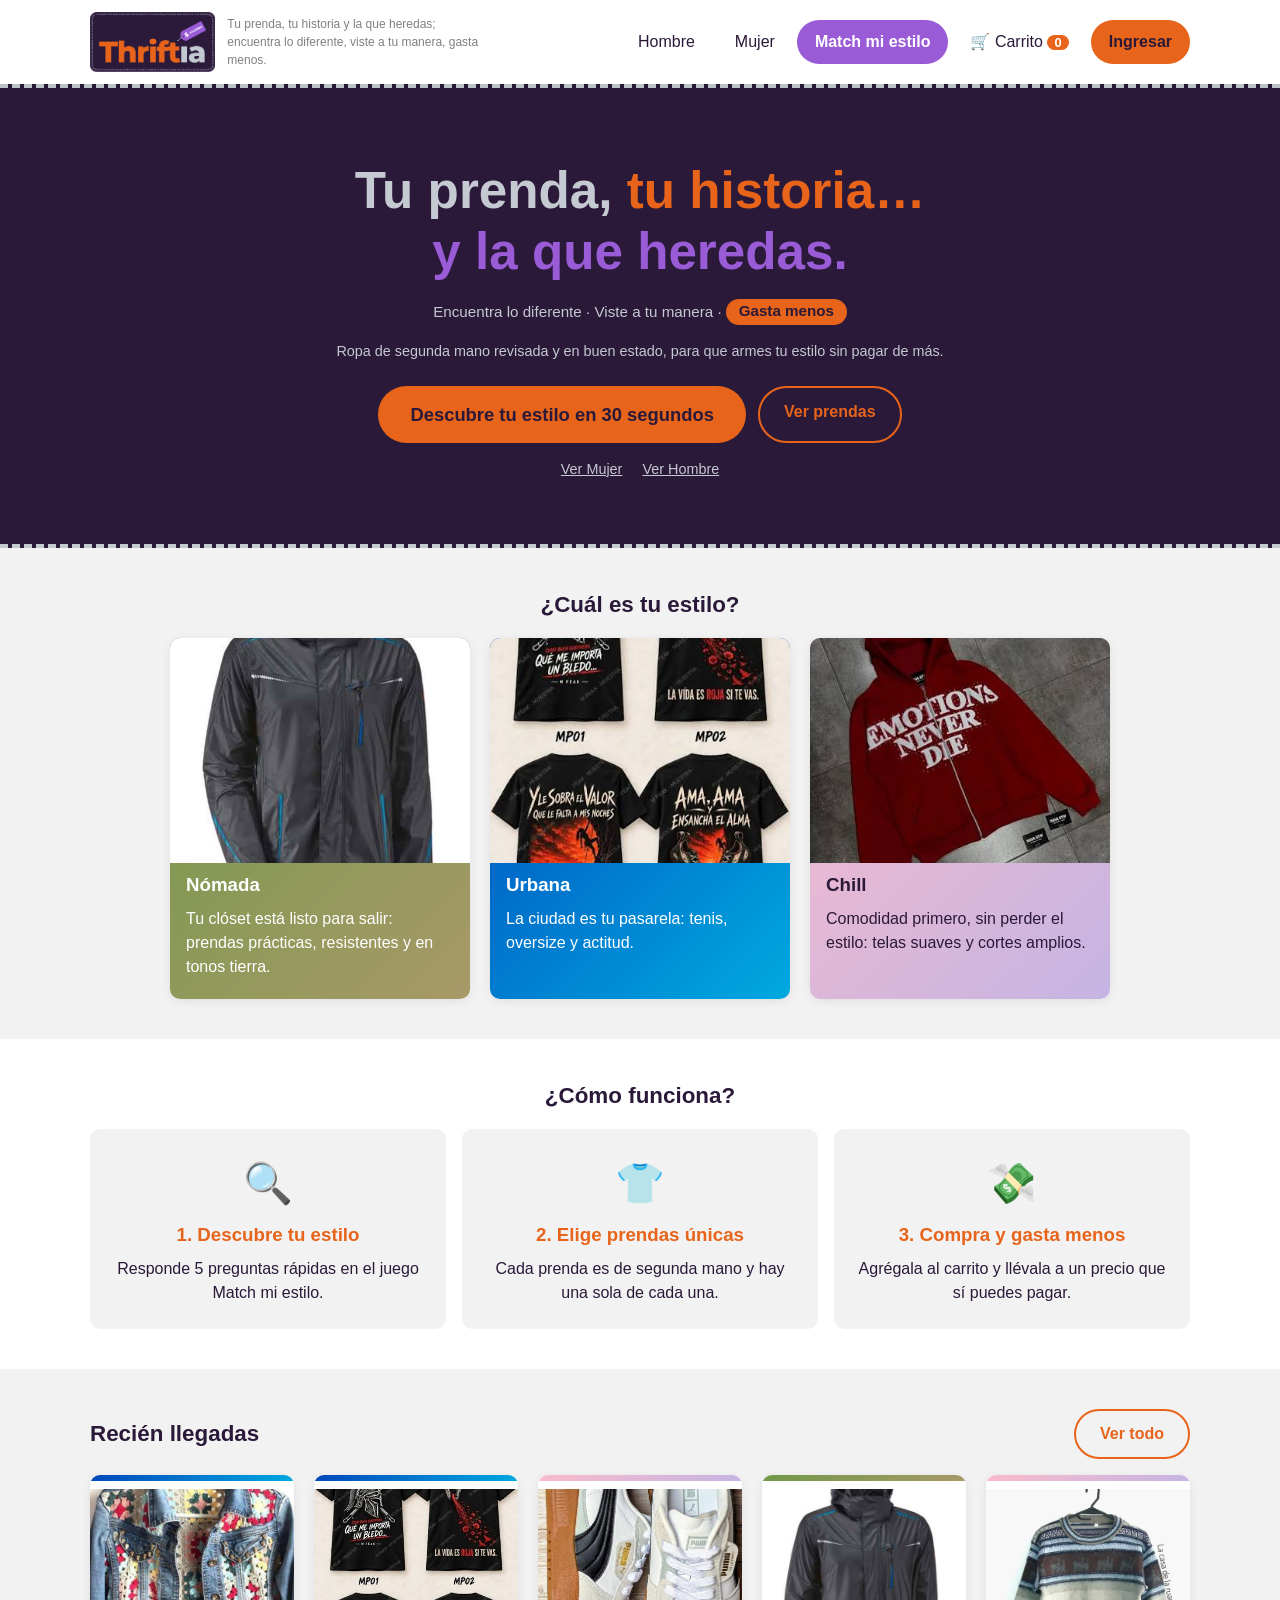
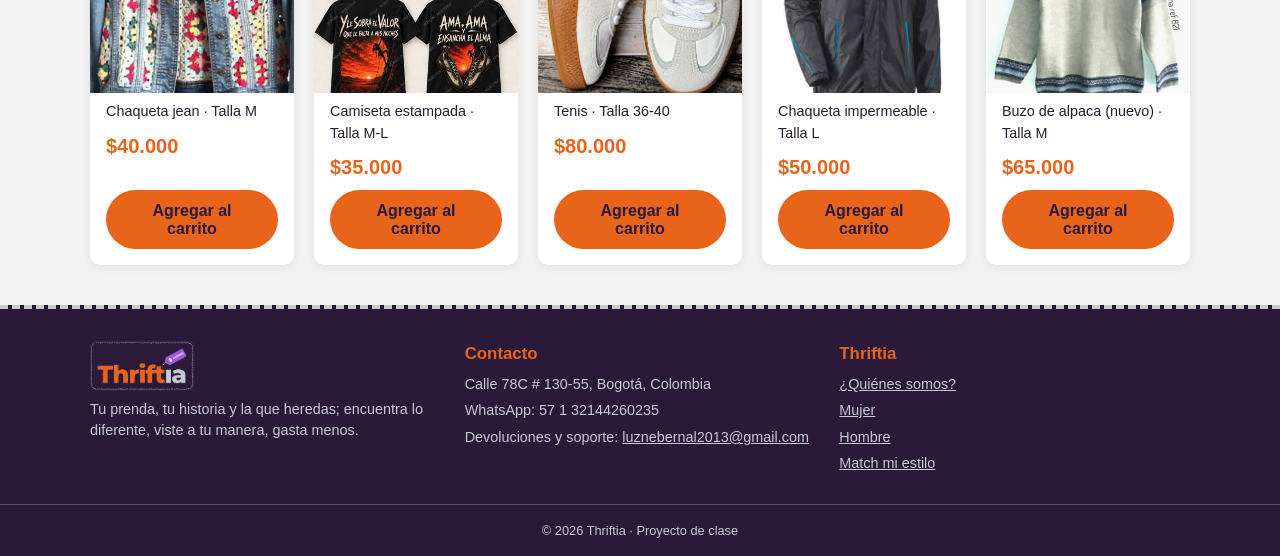
<file: index.html>
<!DOCTYPE html>
<html lang="es">
<head>
    <meta charset="UTF-8">

    <meta name="viewport" content="width=device-width, initial-scale=1.0">
    <title>Thriftia | Ropa de segunda mano</title>

    <link rel="icon" href="img/favicon.png">

    <link rel="stylesheet" href="css/estilos.css">

    <script src="js/productos.js" defer></script>
    <script src="js/principal.js" defer></script>
    <script src="js/portada.js" defer></script>
</head>
<body>

    <header class="header">
        <div class="contenedor header_contenido">

            <div class="marca">
                <a href="index.html"><img class="logo" src="img/logo.png" alt="Thriftia, ir a la portada"></a>
                <p class="slogan-header">Tu prenda, tu historia y la que heredas; encuentra lo diferente, viste a tu manera, gasta menos.</p>
            </div>

            <nav>
                <ul class="nav_lista">
                    <li><a href="catalogo.html?genero=hombre" id="enlace-hombre">Hombre</a></li>
                    <li><a href="catalogo.html?genero=mujer" id="enlace-mujer">Mujer</a></li>
                    <li><a href="tu-estilo.html" id="enlace-estilo" class="btn-estilo">Match mi estilo</a></li>
                    <li><a href="carrito.html" id="enlace-carrito">🛒 Carrito <span id="contador-carrito" class="contador">0</span></a></li>
                    <li><a href="tu-estilo.html" id="enlace-sesion" class="btn-sesion">Ingresar</a></li>
                </ul>
            </nav>
        </div>
    </header>

    <main>

        <section class="banner">
            <div class="contenedor">

                <p id="tituloSaludo" class="saludo"></p>

                <h1 class="slogan-grande">
                    Tu prenda, <span class="texto-naranja">tu historia…</span><br>
                    <span class="texto-violeta">y la que heredas.</span>
                </h1>

                <p class="subtitulo-banner">
                    Encuentra lo diferente · Viste a tu manera · <span class="pildora">Gasta menos</span>
                </p>

                <div id="banner-nuevo">
                    <p class="frase-banner">Ropa de segunda mano revisada y en buen estado, para que armes tu estilo sin pagar de más.</p>
                    <div class="botones-banner">
                        <a href="tu-estilo.html" class="btn-primario btn-grande">Descubre tu estilo en 30 segundos</a>
                        <a href="catalogo.html" class="btn-secundario">Ver prendas</a>
                    </div>
                    <p class="enlaces-banner">
                        <a href="catalogo.html?genero=mujer">Ver Mujer</a>
                        <a href="catalogo.html?genero=hombre">Ver Hombre</a>
                    </p>
                </div>

                <div id="banner-estilo" class="oculto">
                    <p class="frase-banner">Tu estilo es <strong id="nombre-estilo-banner" class="estilo-banner"></strong></p>
                    <div class="botones-banner">
                        <a href="catalogo.html" id="boton-mi-estilo" class="btn-primario btn-grande">Ver prendas de mi estilo</a>
                    </div>
                    <p class="enlaces-banner">
                        <a href="tu-estilo.html">Repetir el quiz</a>
                    </p>
                </div>
            </div>
        </section>

        <section class="seccion">
            <div class="contenedor">
                <h2 class="centrado">¿Cuál es tu estilo?</h2>
                <div class="grilla-estilos">

                    <a href="catalogo.html?estilo=nomada" class="tarjeta tarjeta-estilo nomada">
                        <img src="img/productos/04-chaqueta-impermeable.jpg" alt="Chaqueta impermeable, ejemplo del estilo Nómada">
                        <h3>Nómada</h3>
                        <p>Tu clóset está listo para salir: prendas prácticas, resistentes y en tonos tierra.</p>
                    </a>

                    <a href="catalogo.html?estilo=urbana" class="tarjeta tarjeta-estilo urbana">
                        <img src="img/productos/11-camiseta-estampada.jpg" alt="Camiseta estampada, ejemplo del estilo Urbana">
                        <h3>Urbana</h3>
                        <p>La ciudad es tu pasarela: tenis, oversize y actitud.</p>
                    </a>

                    <a href="catalogo.html?estilo=chill" class="tarjeta tarjeta-estilo chill">
                        <img src="img/productos/17-sudadera-oversize.jpg" alt="Sudadera oversize, ejemplo del estilo Chill">
                        <h3>Chill</h3>
                        <p>Comodidad primero, sin perder el estilo: telas suaves y cortes amplios.</p>
                    </a>

                </div>
            </div>
        </section>

        <section class="seccion seccion-blanca">
            <div class="contenedor">
                <h2 class="centrado">¿Cómo funciona?</h2>
                <div class="pasos">
                    <div class="paso">
                        <p class="paso-icono">🔍</p>
                        <h3>1. Descubre tu estilo</h3>
                        <p>Responde 5 preguntas rápidas en el juego Match mi estilo.</p>
                    </div>
                    <div class="paso">
                        <p class="paso-icono">👕</p>
                        <h3>2. Elige prendas únicas</h3>
                        <p>Cada prenda es de segunda mano y hay una sola de cada una.</p>
                    </div>
                    <div class="paso">
                        <p class="paso-icono">💸</p>
                        <h3>3. Compra y gasta menos</h3>
                        <p>Agrégala al carrito y llévala a un precio que sí puedes pagar.</p>
                    </div>
                </div>
            </div>
        </section>

        <section class="seccion">
            <div class="contenedor">
                <div class="titulo-con-boton">
                    <h2>Recién llegadas</h2>
                    <a href="catalogo.html" class="btn-secundario">Ver todo</a>
                </div>
                <div id="area-destacadas" class="area-productos"></div>
            </div>
        </section>

    </main>

    <footer class="footer">
        <div class="contenedor footer_grid">

            <div class="footer_bloque">
                <img class="logo-pequeno" src="img/logo.png" alt="Logo de Thriftia">
                <p>Tu prenda, tu historia y la que heredas; encuentra lo diferente, viste a tu manera, gasta menos.</p>
            </div>

            <div class="footer_bloque">
                <h3>Contacto</h3>
                <p>Calle 78C # 130-55, Bogotá, Colombia</p>
                <p>WhatsApp: 57 1 32144260235</p>
                <p>Devoluciones y soporte: <a href="mailto:luznebernal2013@gmail.com">luznebernal2013@gmail.com</a></p>
            </div>

            <div class="footer_bloque footer_enlaces">
                <h3>Thriftia</h3>
                <a href="quienes-somos.html">¿Quiénes somos?</a>
                <a href="catalogo.html?genero=mujer">Mujer</a>
                <a href="catalogo.html?genero=hombre">Hombre</a>
                <a href="tu-estilo.html">Match mi estilo</a>
            </div>
        </div>

        <p class="footer_copy">© 2026 Thriftia · Proyecto de clase</p>
    </footer>

</body>
</html>
</file>
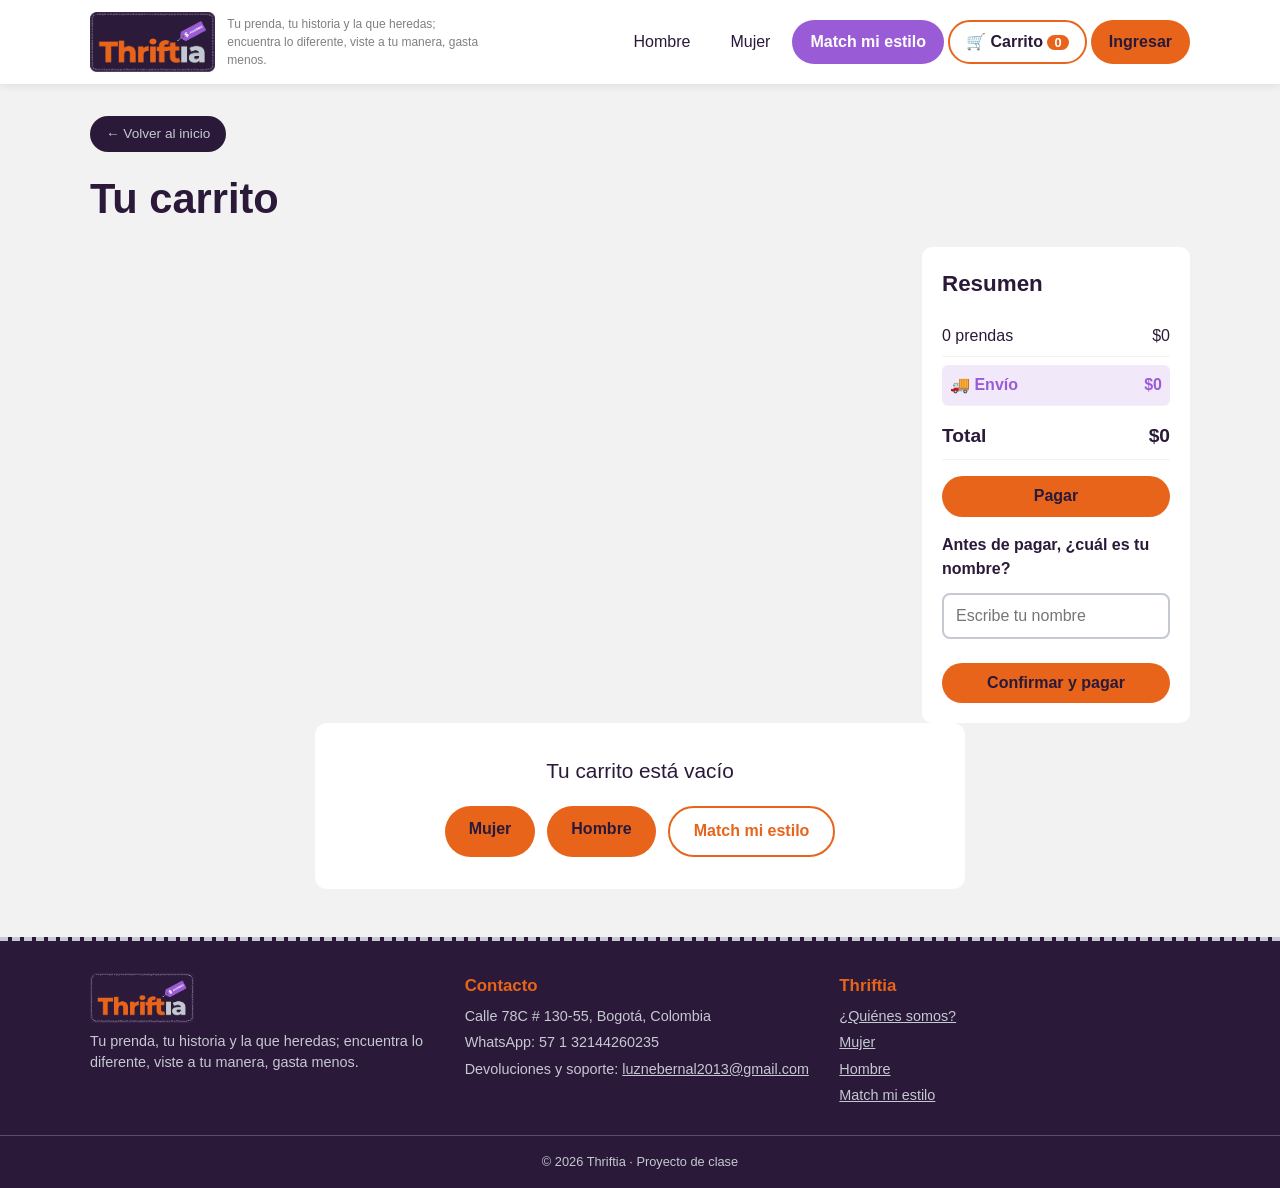
<file: carrito.html>
<!DOCTYPE html>
<html lang="es">
<head>
    <meta charset="UTF-8">

    <meta name="viewport" content="width=device-width, initial-scale=1.0">
    <title>Carrito de compras | Thriftia</title>

    <link rel="icon" href="img/favicon.png">

    <link rel="stylesheet" href="css/estilos.css">

    <script src="js/productos.js" defer></script>
    <script src="js/principal.js" defer></script>
    <script src="js/carrito.js" defer></script>
</head>
<body>

    <header class="header">
        <div class="contenedor header_contenido">

            <div class="marca">
                <a href="index.html"><img class="logo" src="img/logo.png" alt="Thriftia, ir a la portada"></a>
                <p class="slogan-header">Tu prenda, tu historia y la que heredas; encuentra lo diferente, viste a tu manera, gasta menos.</p>
            </div>

            <nav>
                <ul class="nav_lista">
                    <li><a href="catalogo.html?genero=hombre" id="enlace-hombre">Hombre</a></li>
                    <li><a href="catalogo.html?genero=mujer" id="enlace-mujer">Mujer</a></li>
                    <li><a href="tu-estilo.html" id="enlace-estilo" class="btn-estilo">Match mi estilo</a></li>
                    <li><a href="carrito.html" id="enlace-carrito" class="activo">🛒 Carrito <span id="contador-carrito" class="contador">0</span></a></li>
                    <li><a href="tu-estilo.html" id="enlace-sesion" class="btn-sesion">Ingresar</a></li>
                </ul>
            </nav>
        </div>
    </header>

    <main class="pagina contenedor">

        <a href="index.html" class="btn-regreso">← Volver al inicio</a>
        <h1>Tu carrito</h1>

        <div id="carrito-lleno" class="carrito-contenido oculto">

            <ul id="lista-carrito" class="lista-carrito"></ul>

            <aside class="resumen">
                <h2>Resumen</h2>
                <p class="fila-resumen"><span id="resumen-cantidad">0 prendas</span> <span id="resumen-subtotal">$0</span></p>
                <p class="fila-resumen envio"><span>🚚 Envío</span> <span id="resumen-envio">$0</span></p>
                <p class="fila-resumen total"><span>Total</span> <span id="resumen-total">$0</span></p>

                <button id="btn-pagar" class="btn-ancho">Pagar</button>

                <div id="caja-nombre-pago" class="formulario oculto">

                    <label for="campo-nombre-pago">Antes de pagar, ¿cuál es tu nombre?</label>
                    <input type="text" id="campo-nombre-pago" placeholder="Escribe tu nombre">
                    <p id="error-nombre-pago" class="error"></p>
                    <button id="btn-confirmar-pago">Confirmar y pagar</button>
                </div>
            </aside>
        </div>

        <div id="carrito-vacio" class="mensaje-centro oculto">
            <p class="mensaje-grande">Tu carrito está vacío</p>
            <div class="botones-banner">
                <a href="catalogo.html?genero=mujer" class="btn-primario">Mujer</a>
                <a href="catalogo.html?genero=hombre" class="btn-primario">Hombre</a>
                <a href="tu-estilo.html" class="btn-secundario">Match mi estilo</a>
            </div>
        </div>

        <div id="confirmacion" class="mensaje-centro confirmacion oculto">
            <h2 id="texto-gracias"></h2>
            <p>Resumen de tu compra:</p>

            <ul id="lista-comprada" class="lista-comprada"></ul>
            <p class="envio">🚚 Envío: <span id="confirmacion-envio"></span></p>
            <p class="total">Total pagado: <span id="confirmacion-total"></span></p>
            <a href="index.html" class="btn-primario">Seguir comprando</a>
        </div>
    </main>

    <footer class="footer">
        <div class="contenedor footer_grid">

            <div class="footer_bloque">
                <img class="logo-pequeno" src="img/logo.png" alt="Logo de Thriftia">
                <p>Tu prenda, tu historia y la que heredas; encuentra lo diferente, viste a tu manera, gasta menos.</p>
            </div>

            <div class="footer_bloque">
                <h3>Contacto</h3>
                <p>Calle 78C # 130-55, Bogotá, Colombia</p>
                <p>WhatsApp: 57 1 32144260235</p>
                <p>Devoluciones y soporte: <a href="mailto:luznebernal2013@gmail.com">luznebernal2013@gmail.com</a></p>
            </div>

            <div class="footer_bloque footer_enlaces">
                <h3>Thriftia</h3>
                <a href="quienes-somos.html">¿Quiénes somos?</a>
                <a href="catalogo.html?genero=mujer">Mujer</a>
                <a href="catalogo.html?genero=hombre">Hombre</a>
                <a href="tu-estilo.html">Match mi estilo</a>
            </div>
        </div>

        <p class="footer_copy">© 2026 Thriftia · Proyecto de clase</p>
    </footer>

</body>
</html>
</file>
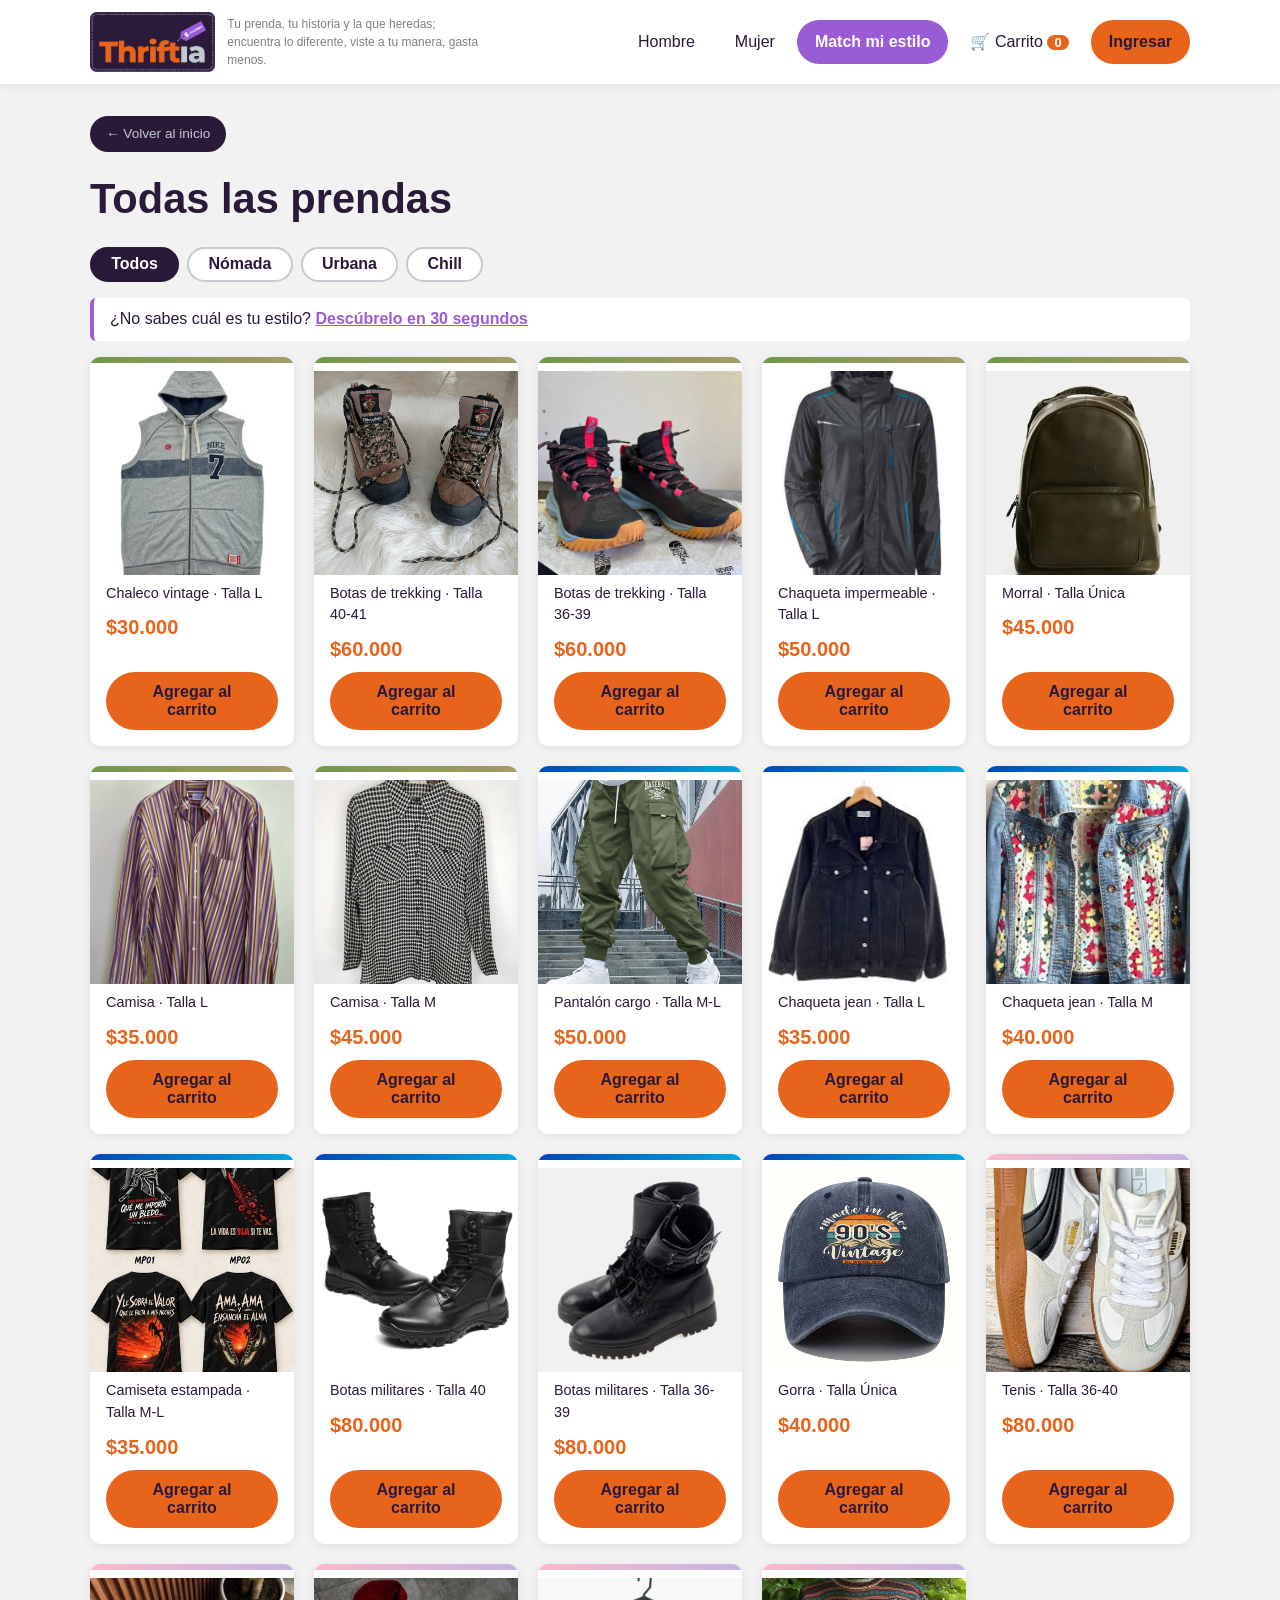
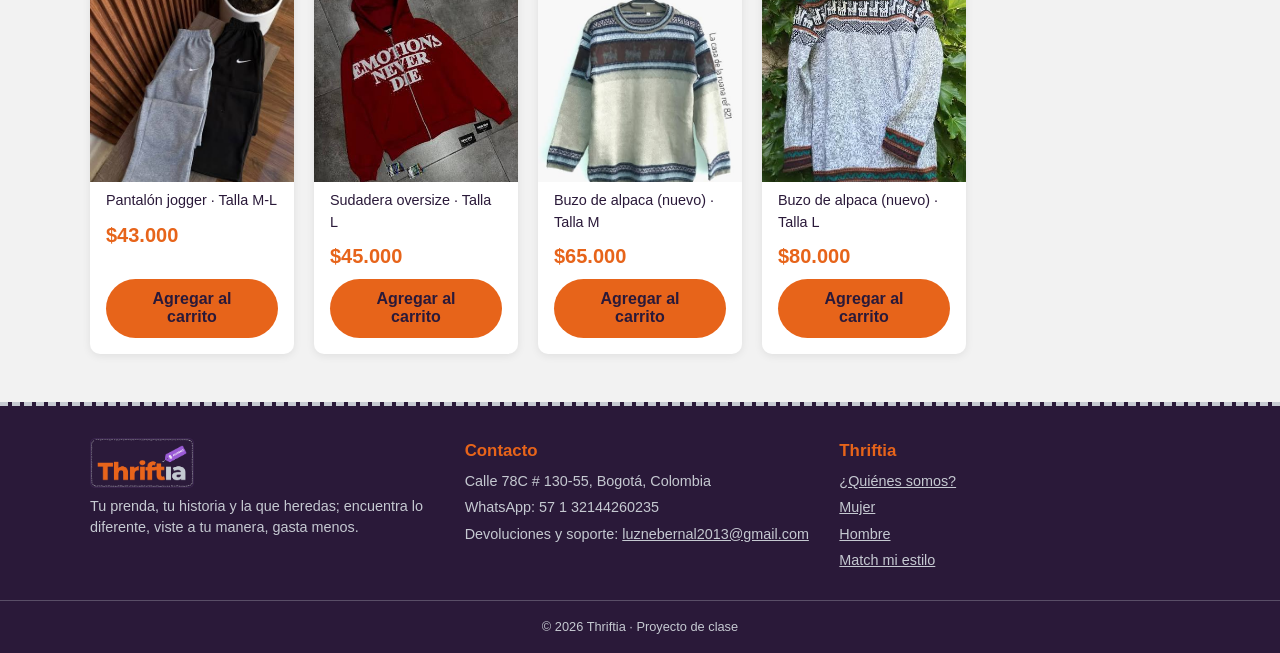
<file: catalogo.html>
<!DOCTYPE html>
<html lang="es">
<head>
    <meta charset="UTF-8">

    <meta name="viewport" content="width=device-width, initial-scale=1.0">
    <title>Catálogo | Thriftia</title>

    <link rel="icon" href="img/favicon.png">

    <link rel="stylesheet" href="css/estilos.css">

    <script src="js/productos.js" defer></script>
    <script src="js/principal.js" defer></script>
    <script src="js/catalogo.js" defer></script>
</head>
<body>

    <header class="header">
        <div class="contenedor header_contenido">

            <div class="marca">
                <a href="index.html"><img class="logo" src="img/logo.png" alt="Thriftia, ir a la portada"></a>
                <p class="slogan-header">Tu prenda, tu historia y la que heredas; encuentra lo diferente, viste a tu manera, gasta menos.</p>
            </div>

            <nav>
                <ul class="nav_lista">
                    <li><a href="catalogo.html?genero=hombre" id="enlace-hombre">Hombre</a></li>
                    <li><a href="catalogo.html?genero=mujer" id="enlace-mujer">Mujer</a></li>
                    <li><a href="tu-estilo.html" id="enlace-estilo" class="btn-estilo">Match mi estilo</a></li>
                    <li><a href="carrito.html" id="enlace-carrito">🛒 Carrito <span id="contador-carrito" class="contador">0</span></a></li>
                    <li><a href="tu-estilo.html" id="enlace-sesion" class="btn-sesion">Ingresar</a></li>
                </ul>
            </nav>
        </div>
    </header>

    <main class="pagina contenedor">

        <a href="index.html" class="btn-regreso">← Volver al inicio</a>

        <h1 id="titulo-catalogo">Catálogo</h1>

        <div class="filtros">
            <button id="chip-todos" class="chip todos">Todos</button>
            <button id="chip-nomada" class="chip nomada">Nómada</button>
            <button id="chip-urbana" class="chip urbana">Urbana</button>
            <button id="chip-chill" class="chip chill">Chill</button>
        </div>

        <p id="aviso-estilo" class="aviso oculto">
            Mostrando tu estilo: <strong id="aviso-nombre-estilo"></strong> ·
            <button id="aviso-ver-todo" class="boton-texto">Ver todo</button>
        </p>

        <p id="invitacion" class="aviso oculto">
            ¿No sabes cuál es tu estilo? <a href="tu-estilo.html">Descúbrelo en 30 segundos</a>
        </p>

        <div id="area-productos" class="area-productos"></div>

        <div id="sin-resultados" class="sin-resultados oculto">
            <p>Aún no hay prendas de este estilo</p>
            <button id="sin-resultados-ver-todo">Ver todo</button>
        </div>
    </main>

    <footer class="footer">
        <div class="contenedor footer_grid">

            <div class="footer_bloque">
                <img class="logo-pequeno" src="img/logo.png" alt="Logo de Thriftia">
                <p>Tu prenda, tu historia y la que heredas; encuentra lo diferente, viste a tu manera, gasta menos.</p>
            </div>

            <div class="footer_bloque">
                <h3>Contacto</h3>
                <p>Calle 78C # 130-55, Bogotá, Colombia</p>
                <p>WhatsApp: 57 1 32144260235</p>
                <p>Devoluciones y soporte: <a href="mailto:luznebernal2013@gmail.com">luznebernal2013@gmail.com</a></p>
            </div>

            <div class="footer_bloque footer_enlaces">
                <h3>Thriftia</h3>
                <a href="quienes-somos.html">¿Quiénes somos?</a>
                <a href="catalogo.html?genero=mujer">Mujer</a>
                <a href="catalogo.html?genero=hombre">Hombre</a>
                <a href="tu-estilo.html">Match mi estilo</a>
            </div>
        </div>

        <p class="footer_copy">© 2026 Thriftia · Proyecto de clase</p>
    </footer>

</body>
</html>
</file>
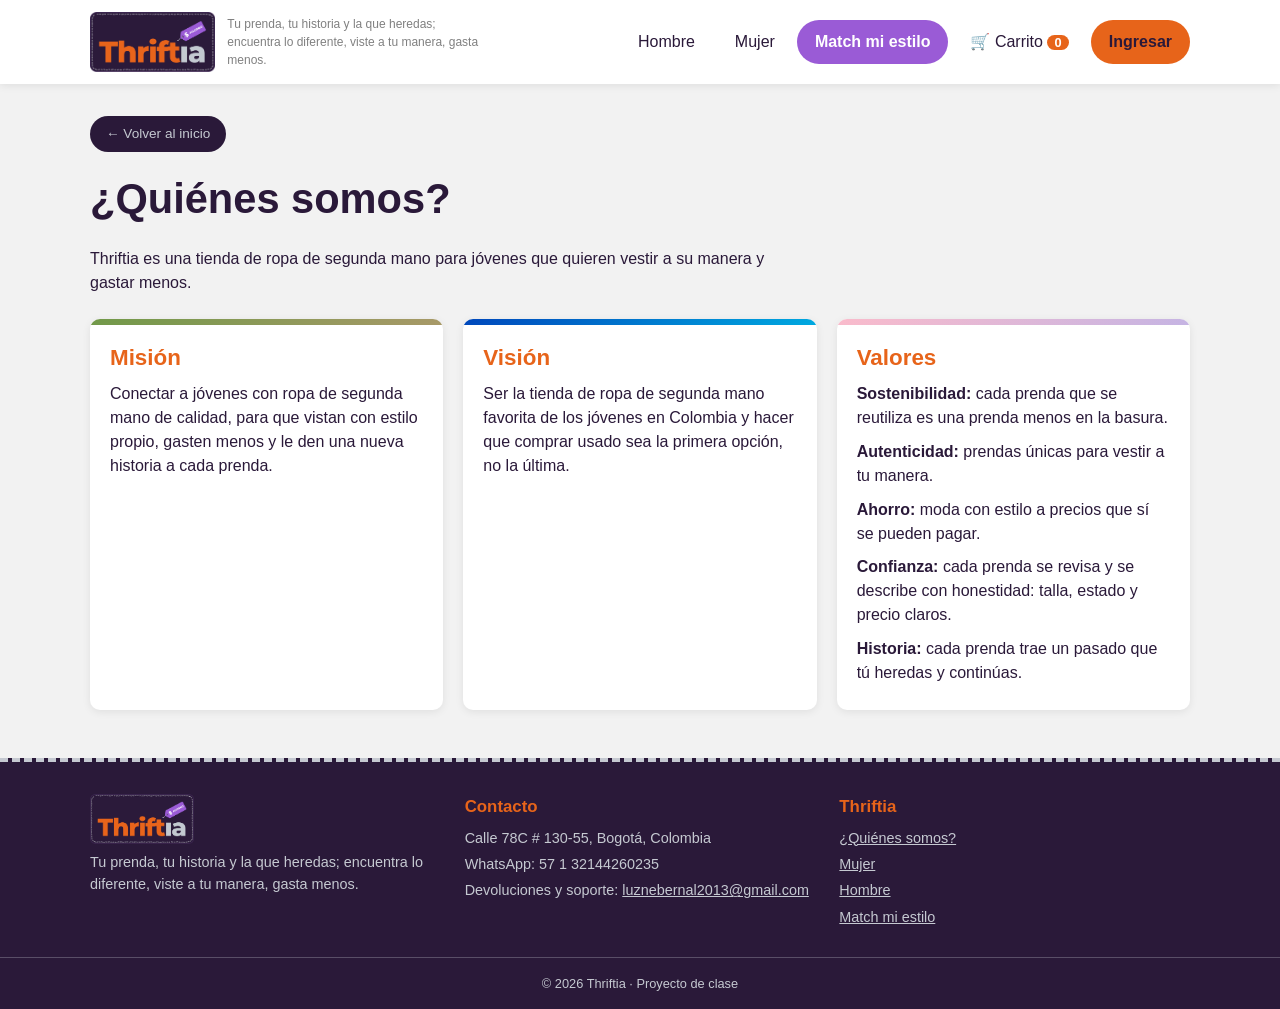
<file: quienes-somos.html>
<!DOCTYPE html>
<html lang="es">
<head>
    <meta charset="UTF-8">

    <meta name="viewport" content="width=device-width, initial-scale=1.0">
    <title>¿Quiénes somos? | Thriftia</title>

    <link rel="icon" href="img/favicon.png">

    <link rel="stylesheet" href="css/estilos.css">

    <script src="js/productos.js" defer></script>
    <script src="js/principal.js" defer></script>
</head>
<body>

    <header class="header">
        <div class="contenedor header_contenido">

            <div class="marca">
                <a href="index.html"><img class="logo" src="img/logo.png" alt="Thriftia, ir a la portada"></a>
                <p class="slogan-header">Tu prenda, tu historia y la que heredas; encuentra lo diferente, viste a tu manera, gasta menos.</p>
            </div>

            <nav>
                <ul class="nav_lista">
                    <li><a href="catalogo.html?genero=hombre" id="enlace-hombre">Hombre</a></li>
                    <li><a href="catalogo.html?genero=mujer" id="enlace-mujer">Mujer</a></li>
                    <li><a href="tu-estilo.html" id="enlace-estilo" class="btn-estilo">Match mi estilo</a></li>
                    <li><a href="carrito.html" id="enlace-carrito">🛒 Carrito <span id="contador-carrito" class="contador">0</span></a></li>
                    <li><a href="tu-estilo.html" id="enlace-sesion" class="btn-sesion">Ingresar</a></li>
                </ul>
            </nav>
        </div>
    </header>

    <main class="pagina contenedor">

        <a href="index.html" class="btn-regreso">← Volver al inicio</a>
        <h1>¿Quiénes somos?</h1>

        <p class="intro">Thriftia es una tienda de ropa de segunda mano para jóvenes que quieren vestir a su manera y gastar menos.</p>

        <div class="grilla-nosotros">

            <article class="tarjeta tarjeta-texto nomada">
                <h2>Misión</h2>
                <p>Conectar a jóvenes con ropa de segunda mano de calidad, para que vistan con estilo propio, gasten menos y le den una nueva historia a cada prenda.</p>
            </article>

            <article class="tarjeta tarjeta-texto urbana">
                <h2>Visión</h2>
                <p>Ser la tienda de ropa de segunda mano favorita de los jóvenes en Colombia y hacer que comprar usado sea la primera opción, no la última.</p>
            </article>

            <article class="tarjeta tarjeta-texto chill">
                <h2>Valores</h2>
                <ul class="lista-valores">
                    <li><strong>Sostenibilidad:</strong> cada prenda que se reutiliza es una prenda menos en la basura.</li>
                    <li><strong>Autenticidad:</strong> prendas únicas para vestir a tu manera.</li>
                    <li><strong>Ahorro:</strong> moda con estilo a precios que sí se pueden pagar.</li>
                    <li><strong>Confianza:</strong> cada prenda se revisa y se describe con honestidad: talla, estado y precio claros.</li>
                    <li><strong>Historia:</strong> cada prenda trae un pasado que tú heredas y continúas.</li>
                </ul>
            </article>

        </div>
    </main>

    <footer class="footer">
        <div class="contenedor footer_grid">

            <div class="footer_bloque">
                <img class="logo-pequeno" src="img/logo.png" alt="Logo de Thriftia">
                <p>Tu prenda, tu historia y la que heredas; encuentra lo diferente, viste a tu manera, gasta menos.</p>
            </div>

            <div class="footer_bloque">
                <h3>Contacto</h3>
                <p>Calle 78C # 130-55, Bogotá, Colombia</p>
                <p>WhatsApp: 57 1 32144260235</p>
                <p>Devoluciones y soporte: <a href="mailto:luznebernal2013@gmail.com">luznebernal2013@gmail.com</a></p>
            </div>

            <div class="footer_bloque footer_enlaces">
                <h3>Thriftia</h3>
                <a href="quienes-somos.html">¿Quiénes somos?</a>
                <a href="catalogo.html?genero=mujer">Mujer</a>
                <a href="catalogo.html?genero=hombre">Hombre</a>
                <a href="tu-estilo.html">Match mi estilo</a>
            </div>
        </div>

        <p class="footer_copy">© 2026 Thriftia · Proyecto de clase</p>
    </footer>

</body>
</html>
</file>
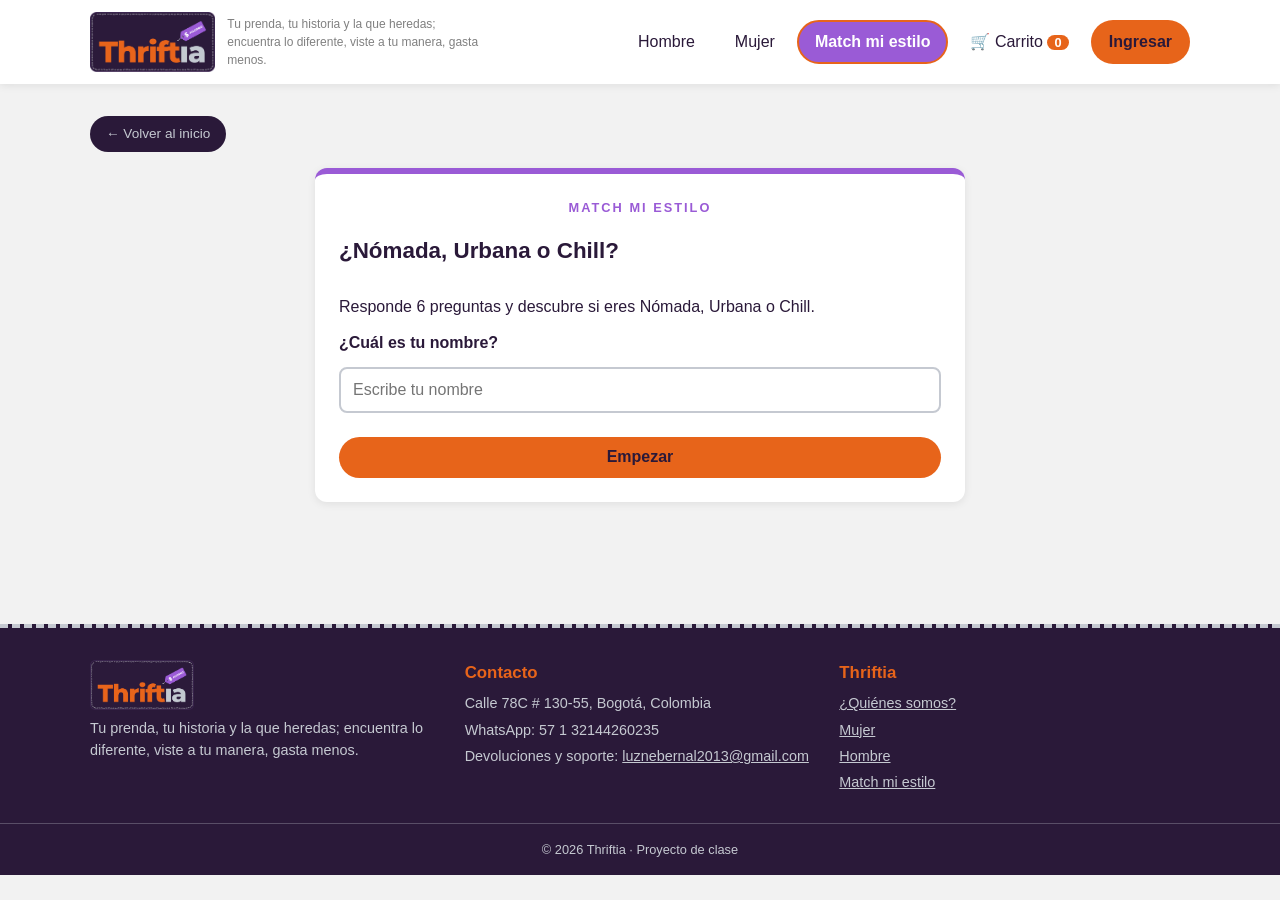
<file: tu-estilo.html>
<!DOCTYPE html>
<html lang="es">
<head>
    <meta charset="UTF-8">

    <meta name="viewport" content="width=device-width, initial-scale=1.0">
    <title>Match mi estilo | Thriftia</title>

    <link rel="icon" href="img/favicon.png">

    <link rel="stylesheet" href="css/estilos.css">

    <script src="js/productos.js" defer></script>
    <script src="js/principal.js" defer></script>
    <script src="js/quiz.js" defer></script>
</head>
<body>

    <header class="header">
        <div class="contenedor header_contenido">

            <div class="marca">
                <a href="index.html"><img class="logo" src="img/logo.png" alt="Thriftia, ir a la portada"></a>
                <p class="slogan-header">Tu prenda, tu historia y la que heredas; encuentra lo diferente, viste a tu manera, gasta menos.</p>
            </div>

            <nav>
                <ul class="nav_lista">
                    <li><a href="catalogo.html?genero=hombre" id="enlace-hombre">Hombre</a></li>
                    <li><a href="catalogo.html?genero=mujer" id="enlace-mujer">Mujer</a></li>
                    <li><a href="tu-estilo.html" id="enlace-estilo" class="activo btn-estilo">Match mi estilo</a></li>
                    <li><a href="carrito.html" id="enlace-carrito">🛒 Carrito <span id="contador-carrito" class="contador">0</span></a></li>
                    <li><a href="tu-estilo.html" id="enlace-sesion" class="btn-sesion">Ingresar</a></li>
                </ul>
            </nav>
        </div>
    </header>

    <main class="pagina contenedor">

        <a href="index.html" class="btn-regreso">← Volver al inicio</a>

        <section class="caja-juego">
            <h1 class="etiqueta-juego">Match mi estilo</h1>

            <div id="pantalla-inicio" class="formulario">
                <h2>¿Nómada, Urbana o Chill?</h2>
                <p>Responde 6 preguntas y descubre si eres Nómada, Urbana o Chill.</p>

                <label for="campo-nombre">¿Cuál es tu nombre?</label>
                <input type="text" id="campo-nombre" placeholder="Escribe tu nombre">

                <p id="error-nombre" class="error"></p>

                <button id="btn-empezar">Empezar</button>
            </div>

            <div id="pantalla-preguntas" class="oculto">
                <p id="texto-progreso" class="texto-progreso"></p>
                <h2 id="texto-pregunta"></h2>

                <div class="opciones">
                    <button id="btn-nomada" class="opcion"></button>
                    <button id="btn-urbana" class="opcion"></button>
                    <button id="btn-chill" class="opcion"></button>
                </div>

                <button id="btn-reiniciar" class="btn-secundario">Reiniciar</button>
            </div>

            <div id="pantalla-resultado" class="oculto">

                <div id="caja-resultado" class="caja-resultado">
                    <p id="texto-tu-estilo"></p>
                    <h2 id="nombre-resultado" class="nombre-resultado"></h2>
                    <p id="descripcion-resultado"></p>
                </div>

                <p id="texto-puntos" class="texto-puntos"></p>

                <div class="botones-banner">
                    <a id="btn-resultado-mujer" href="catalogo.html?genero=mujer" class="btn-primario">Ver prendas Mujer</a>
                    <a id="btn-resultado-hombre" href="catalogo.html?genero=hombre" class="btn-primario">Ver prendas Hombre</a>
                    <button id="btn-repetir" class="btn-secundario">Repetir el test</button>
                </div>
            </div>
        </section>
    </main>

    <footer class="footer">
        <div class="contenedor footer_grid">

            <div class="footer_bloque">
                <img class="logo-pequeno" src="img/logo.png" alt="Logo de Thriftia">
                <p>Tu prenda, tu historia y la que heredas; encuentra lo diferente, viste a tu manera, gasta menos.</p>
            </div>

            <div class="footer_bloque">
                <h3>Contacto</h3>
                <p>Calle 78C # 130-55, Bogotá, Colombia</p>
                <p>WhatsApp: 57 1 32144260235</p>
                <p>Devoluciones y soporte: <a href="mailto:luznebernal2013@gmail.com">luznebernal2013@gmail.com</a></p>
            </div>

            <div class="footer_bloque footer_enlaces">
                <h3>Thriftia</h3>
                <a href="quienes-somos.html">¿Quiénes somos?</a>
                <a href="catalogo.html?genero=mujer">Mujer</a>
                <a href="catalogo.html?genero=hombre">Hombre</a>
                <a href="tu-estilo.html">Match mi estilo</a>
            </div>
        </div>

        <p class="footer_copy">© 2026 Thriftia · Proyecto de clase</p>
    </footer>

</body>
</html>
</file>
<file: css/estilos.css>
:root {
    --morado: #2A1939;
    --naranja: #E7641A;
    --violeta: #9A5BD6;
    --plata: #C5C9D1;
    --fondo: #F2F2F2;

    --nomada: linear-gradient(135deg, #719949, #A89968);
    --urbana: linear-gradient(135deg, #0047BB, #00A9E0);
    --chill:  linear-gradient(135deg, #FABBCB, #C5B4E3);
}

* {
    box-sizing: border-box;
    margin: 0;
    padding: 0;
}

html {
    scroll-behavior: smooth;
}

body {
    font-family: Arial, sans-serif;
    line-height: 1.5;
    background-color: var(--fondo);
    color: var(--morado);
}

img {
    max-width: 100%;
    display: block;
}

ul {
    list-style: none;
}

.contenedor {
    width: 90%;
    max-width: 1100px;
    margin: 0 auto;
}

h1 {
    font-size: 1.8rem;
    margin-bottom: 1rem;
}

h2 {
    font-size: 1.4rem;
    margin-bottom: 1rem;
}

.texto-naranja { color: var(--naranja); }
.texto-violeta { color: var(--violeta); }
.texto-plata   { color: var(--plata); }

.header {
    position: sticky;
    top: 0;

    z-index: 10;
    background-color: white;
    padding: 0.75rem 0;
    box-shadow: 0 2px 8px rgba(0, 0, 0, 0.08);
}

.header_contenido {
    display: flex;
    flex-direction: column;
    align-items: center;
    gap: 0.5rem;
}

.marca {
    display: flex;
    align-items: center;
    gap: 0.75rem;
}

.logo {
    height: 50px;
}

.slogan-header {
    display: none;
    max-width: 260px;
    font-size: 0.75rem;
    color: grey;
}

.nav_lista {
    display: flex;
    flex-wrap: wrap;
    justify-content: center;
    gap: 0.25rem;
}

.nav_lista a {
    display: block;
    padding: 0.4rem 0.7rem;

    border: 2px solid transparent;
    border-radius: 999px;
    color: var(--morado);
    text-decoration: none;
    font-size: 0.9rem;
}

.nav_lista a:hover {
    background-color: var(--fondo);
}

.nav_lista a.activo {
    border-color: var(--naranja);
    font-weight: bold;
}

.nav_lista a.btn-estilo {
    background-color: var(--violeta);
    color: white;
    font-weight: bold;
}

.nav_lista a.btn-sesion {
    background-color: var(--naranja);
    color: var(--morado);
    font-weight: bold;
}

.contador {
    background-color: var(--naranja);
    color: white;
    border-radius: 999px;
    padding: 0 0.45rem;
    font-size: 0.8rem;
    font-weight: bold;
}

button,
.btn-primario {
    display: inline-block;
    padding: 0.7rem 1.5rem;
    border: none;
    border-radius: 999px;
    background-color: var(--naranja);
    color: var(--morado);
    font-weight: bold;
    font-size: 1rem;
    cursor: pointer;
    text-decoration: none;
}

button:hover,
.btn-primario:hover {
    opacity: 0.85;
}

button:disabled {
    background-color: var(--plata);
    color: grey;
    cursor: not-allowed;
    opacity: 1;
}

.btn-secundario {
    display: inline-block;
    padding: 0.7rem 1.5rem;
    border: 2px solid var(--naranja);
    border-radius: 999px;
    background-color: transparent;
    color: var(--naranja);
    font-weight: bold;
    text-decoration: none;
}

.btn-regreso {
    display: inline-block;
    margin: 1rem 0;
    padding: 0.5rem 1rem;
    border-radius: 999px;
    background-color: var(--morado);
    color: var(--plata);
    font-size: 0.85rem;
    text-decoration: none;
}

.btn-regreso:hover {
    background-color: var(--violeta);
    color: white;
}

.pagina {
    padding: 1rem 0 3rem;

    min-height: 60vh;
}

.oculto {
    display: none;
}

.seccion {
    padding: 2.5rem 0;
}

.seccion-blanca {
    background-color: white;
}

.centrado {
    text-align: center;
}

.banner {
    background-color: var(--morado);
    color: var(--plata);
    text-align: center;
    padding: 2.5rem 0;
    border-top: 4px dashed var(--plata);
    border-bottom: 4px dashed var(--plata);
}

.saludo {
    color: var(--naranja);
    font-size: 1.1rem;
    font-weight: bold;
    margin-bottom: 0.5rem;
}

.slogan-grande {
    font-size: 1.8rem;
    line-height: 1.2;
    color: var(--plata);
}

.subtitulo-banner {
    margin: 1rem 0;
    font-size: 0.95rem;
}

.pildora {
    display: inline-block;
    background-color: var(--naranja);
    color: var(--morado);
    border-radius: 999px;
    padding: 0.1rem 0.8rem;
    font-weight: bold;
}

.frase-banner {
    font-size: 0.9rem;
    margin-bottom: 1.5rem;
}

.botones-banner {
    display: flex;
    flex-wrap: wrap;
    justify-content: center;
    gap: 0.75rem;
}

.btn-grande {
    font-size: 1.15rem;
    padding: 0.9rem 2rem;
}

.enlaces-banner {
    margin-top: 1rem;
    font-size: 0.9rem;
}

.enlaces-banner a {
    color: var(--plata);
    margin: 0 0.5rem;
}

.estilo-banner {
    font-size: 2.2rem;
    color: var(--naranja);
}

.area-productos {
    display: grid;
    grid-template-columns: repeat(auto-fill, minmax(150px, 1fr));
    gap: 1.25rem;
}

.tarjeta {
    display: flex;
    flex-direction: column;
    gap: 0.5rem;
    background-color: white;
    border-radius: 10px;
    overflow: hidden;
    padding-bottom: 1rem;
    box-shadow: 0 2px 8px rgba(0, 0, 0, 0.08);
    text-decoration: none;
    color: var(--morado);
}

.tarjeta::before {
    content: "";
    height: 6px;
}

.tarjeta.nomada::before { background: var(--nomada); }
.tarjeta.urbana::before { background: var(--urbana); }
.tarjeta.chill::before  { background: var(--chill); }

.tarjeta p,
.tarjeta h3 {
    padding: 0 1rem;
}

.tarjeta button {
    margin: auto 1rem 0;
}

.foto-producto {
    position: relative;
}

.foto-producto img {
    width: 100%;
    aspect-ratio: 1 / 1;
    object-fit: cover;
}

.etiqueta-vendida {
    position: absolute;
    top: 0;
    left: 0;
    width: 100%;
    height: 100%;
    display: flex;
    justify-content: center;
    align-items: center;

    background-color: rgba(42, 25, 57, 0.6);
    color: white;
    font-size: 1.6rem;
    font-weight: bold;
    letter-spacing: 3px;
    text-transform: uppercase;
}

.info-producto {
    font-size: 0.9rem;
}

.precio {
    font-size: 1.25rem;
    font-weight: bold;
    color: var(--naranja);
}

.grilla-estilos {
    display: flex;
    flex-wrap: wrap;
    justify-content: center;
    gap: 1.25rem;
}

.grilla-estilos .tarjeta {
    width: 100%;
    max-width: 300px;
}
.tarjeta-estilo {
    padding-bottom: 1.25rem;
}

.tarjeta-estilo::before {
    display: none;
}

.tarjeta-estilo.nomada { background: var(--nomada); color: white; }
.tarjeta-estilo.urbana { background: var(--urbana); color: white; }
.tarjeta-estilo.chill  { background: var(--chill);  color: var(--morado); }

.tarjeta-estilo img {
    width: 100%;
    aspect-ratio: 4 / 3;
    object-fit: cover;
}

.tarjeta-estilo:hover {
    transform: scale(1.03);
}

.pasos {
    display: flex;
    flex-direction: column;
    gap: 1rem;
}

.paso {
    flex: 1;
    background-color: var(--fondo);
    border-radius: 10px;
    padding: 1.5rem;
    text-align: center;
}

.paso-icono {
    font-size: 2.5rem;
}

.paso h3 {
    color: var(--naranja);
    margin: 0.5rem 0;
}

.titulo-con-boton {
    display: flex;
    justify-content: space-between;
    align-items: center;
    flex-wrap: wrap;
    gap: 0.5rem;
    margin-bottom: 1rem;
}

.titulo-con-boton h2 {
    margin-bottom: 0;
}

.filtros {
    display: flex;
    flex-wrap: wrap;
    gap: 0.5rem;
    margin-bottom: 1rem;
}

.chip {
    background: white;
    color: var(--morado);
    border: 2px solid var(--plata);
    padding: 0.4rem 1.2rem;
}

.chip.todos.activo  { background: var(--morado); color: white; border-color: var(--morado); }
.chip.nomada.activo { background: var(--nomada); color: white; }
.chip.urbana.activo { background: var(--urbana); color: white; }
.chip.chill.activo  { background: var(--chill);  color: var(--morado); }

.aviso {
    background-color: white;
    border-left: 4px solid var(--violeta);
    border-radius: 6px;
    padding: 0.6rem 1rem;
    margin-bottom: 1rem;
}

.aviso a {
    color: var(--violeta);
    font-weight: bold;
}

.boton-texto {
    background: none;
    padding: 0;
    color: var(--violeta);
    font-size: 1rem;
    text-decoration: underline;
}

.sin-resultados {
    text-align: center;
    padding: 2rem;
}

.sin-resultados p {
    margin-bottom: 1rem;
}

.caja-juego {
    max-width: 650px;
    margin: 0 auto;
    background-color: white;
    border-radius: 12px;
    border-top: 6px solid var(--violeta);
    padding: 1.5rem;
    box-shadow: 0 2px 8px rgba(0, 0, 0, 0.08);
}

.etiqueta-juego {
    font-size: 0.8rem;
    color: var(--violeta);
    text-transform: uppercase;
    letter-spacing: 2px;
    text-align: center;
}

.formulario {
    display: flex;
    flex-direction: column;
    gap: 0.75rem;
}

.formulario label {
    font-weight: bold;
}

input {
    padding: 0.75rem;
    border: 2px solid var(--plata);
    border-radius: 8px;
    font-size: 1rem;
}

input:focus {
    border-color: var(--violeta);
    outline: none;
}

.error {
    color: #C62828;
    font-size: 0.9rem;
}

.texto-progreso {
    text-align: right;
    font-size: 0.85rem;
    color: grey;
    margin-bottom: 0.5rem;
}

.opciones {
    display: flex;
    flex-direction: column;
    gap: 0.6rem;
    margin: 1rem 0 1.5rem;
}

.opcion {
    background-color: white;
    color: var(--morado);
    border: 2px solid var(--plata);
    border-radius: 10px;
    text-align: left;
    font-weight: normal;
    padding: 0.9rem 1rem;
}

.opcion:hover {
    border-color: var(--violeta);
    background-color: #F1E8FA;
    transform: scale(1.02);
    opacity: 1;
}

.caja-resultado {
    text-align: center;
    border-radius: 10px;
    padding: 1.5rem;
    margin: 1rem 0;
}

.caja-resultado.nomada { background: var(--nomada); color: white; }
.caja-resultado.urbana { background: var(--urbana); color: white; }
.caja-resultado.chill  { background: var(--chill);  color: var(--morado); }

.nombre-resultado {
    font-size: 2.6rem;
    margin: 0.25rem 0 0.5rem;
}

.texto-puntos {
    text-align: center;
    color: grey;
    margin-bottom: 1.25rem;
}

.carrito-contenido {
    display: flex;
    flex-direction: column;
    gap: 1.25rem;
    align-items: flex-start;
}

.lista-carrito {
    width: 100%;
    display: flex;
    flex-direction: column;
    gap: 0.75rem;
}

.fila-carrito {
    display: flex;
    align-items: center;
    flex-wrap: wrap;
    gap: 0.75rem;
    background-color: white;
    border-radius: 10px;
    padding: 0.75rem;
}

.miniatura {
    width: 70px;
    height: 70px;
    object-fit: cover;
    border-radius: 8px;
}

.info-fila {
    flex: 1;
}

.talla {
    color: grey;
    font-size: 0.9rem;
}

.btn-pequeno {
    padding: 0.4rem 1rem;
    font-size: 0.85rem;
}

.resumen {
    width: 100%;
    background-color: white;
    border-radius: 10px;
    padding: 1.25rem;
}

.fila-resumen {
    display: flex;
    justify-content: space-between;
    padding: 0.5rem 0;
    border-bottom: 1px solid var(--fondo);
}

.envio {
    background-color: #F1E8FA;
    color: var(--violeta);
    font-weight: bold;
    border-radius: 6px;
    padding: 0.5rem;
    margin: 0.5rem 0;
}

.total {
    font-size: 1.2rem;
    font-weight: bold;
}

.btn-ancho {
    width: 100%;
    margin-top: 1rem;
}

.resumen .formulario {
    margin-top: 1rem;
}

.mensaje-centro {
    text-align: center;
    background-color: white;
    border-radius: 12px;
    padding: 2rem 1.25rem;
    max-width: 650px;
    margin: 0 auto;
}

.mensaje-grande {
    font-size: 1.3rem;
    margin-bottom: 1.25rem;
}

.confirmacion {
    border-top: 6px solid var(--naranja);
}

.confirmacion p,
.lista-comprada {
    margin-bottom: 0.75rem;
}

.lista-comprada li {
    padding: 0.3rem 0;
}

.confirmacion .envio {
    display: inline-block;
}

.intro {
    max-width: 700px;
    margin-bottom: 1.5rem;
}

.grilla-nosotros {
    display: grid;
    grid-template-columns: 1fr;
    gap: 1.25rem;
}

.tarjeta-texto h2 {
    padding: 0.5rem 1.25rem 0;
    margin-bottom: 0;
    color: var(--naranja);
}

.tarjeta-texto p {
    padding: 0 1.25rem;
}

.lista-valores {
    padding: 0 1.25rem;
}

.lista-valores li {
    margin-bottom: 0.6rem;
}

.footer {
    background-color: var(--morado);
    color: var(--plata);
    border-top: 4px dashed var(--plata);
    padding: 2rem 0 1rem;
    font-size: 0.9rem;
}

.footer_grid {
    display: flex;
    flex-direction: column;
    gap: 1.5rem;
    text-align: center;
}

.footer_bloque h3 {
    color: var(--naranja);
    margin-bottom: 0.5rem;
}

.footer_bloque p {
    margin-bottom: 0.3rem;
}

.footer a {
    color: var(--plata);
}

.footer_enlaces a {
    display: block;
    margin-bottom: 0.3rem;
}

.logo-pequeno {
    height: 50px;
    margin: 0 auto 0.5rem;
}

.footer_copy {
    text-align: center;
    margin-top: 1.5rem;
    padding-top: 1rem;
    border-top: 1px solid rgba(197, 201, 209, 0.3);
    font-size: 0.8rem;
}

@media (min-width: 768px) {
    .header_contenido {
        flex-direction: row;
        justify-content: space-between;
    }

    h1 {
        font-size: 2.2rem;
    }

    .slogan-grande {
        font-size: 2.6rem;
    }

    .pasos {
        flex-direction: row;
    }

    .area-productos {
        grid-template-columns: repeat(auto-fill, minmax(200px, 1fr));
    }

    .grilla-nosotros {
        grid-template-columns: 1fr 1fr;
    }

    .carrito-contenido {
        flex-direction: row;
    }

    .resumen {
        width: 300px;
        position: sticky;
        top: 110px;
    }

    .footer_grid {
        flex-direction: row;
        text-align: left;
    }

    .footer_bloque {
        flex: 1;
    }

    .logo-pequeno {
        margin: 0 0 0.5rem;
    }
}

@media (min-width: 1024px) {
    .slogan-header {
        display: block;
    }

    .logo {
        height: 60px;
    }

    .nav_lista a {
        font-size: 1rem;
        padding: 0.5rem 1rem;
    }

    h1 {
        font-size: 2.6rem;
    }

    .slogan-grande {
        font-size: 3.2rem;
    }

    .banner {
        padding: 4rem 0;
    }

    .grilla-nosotros {
        grid-template-columns: 1fr 1fr 1fr;
    }
}
</file>
